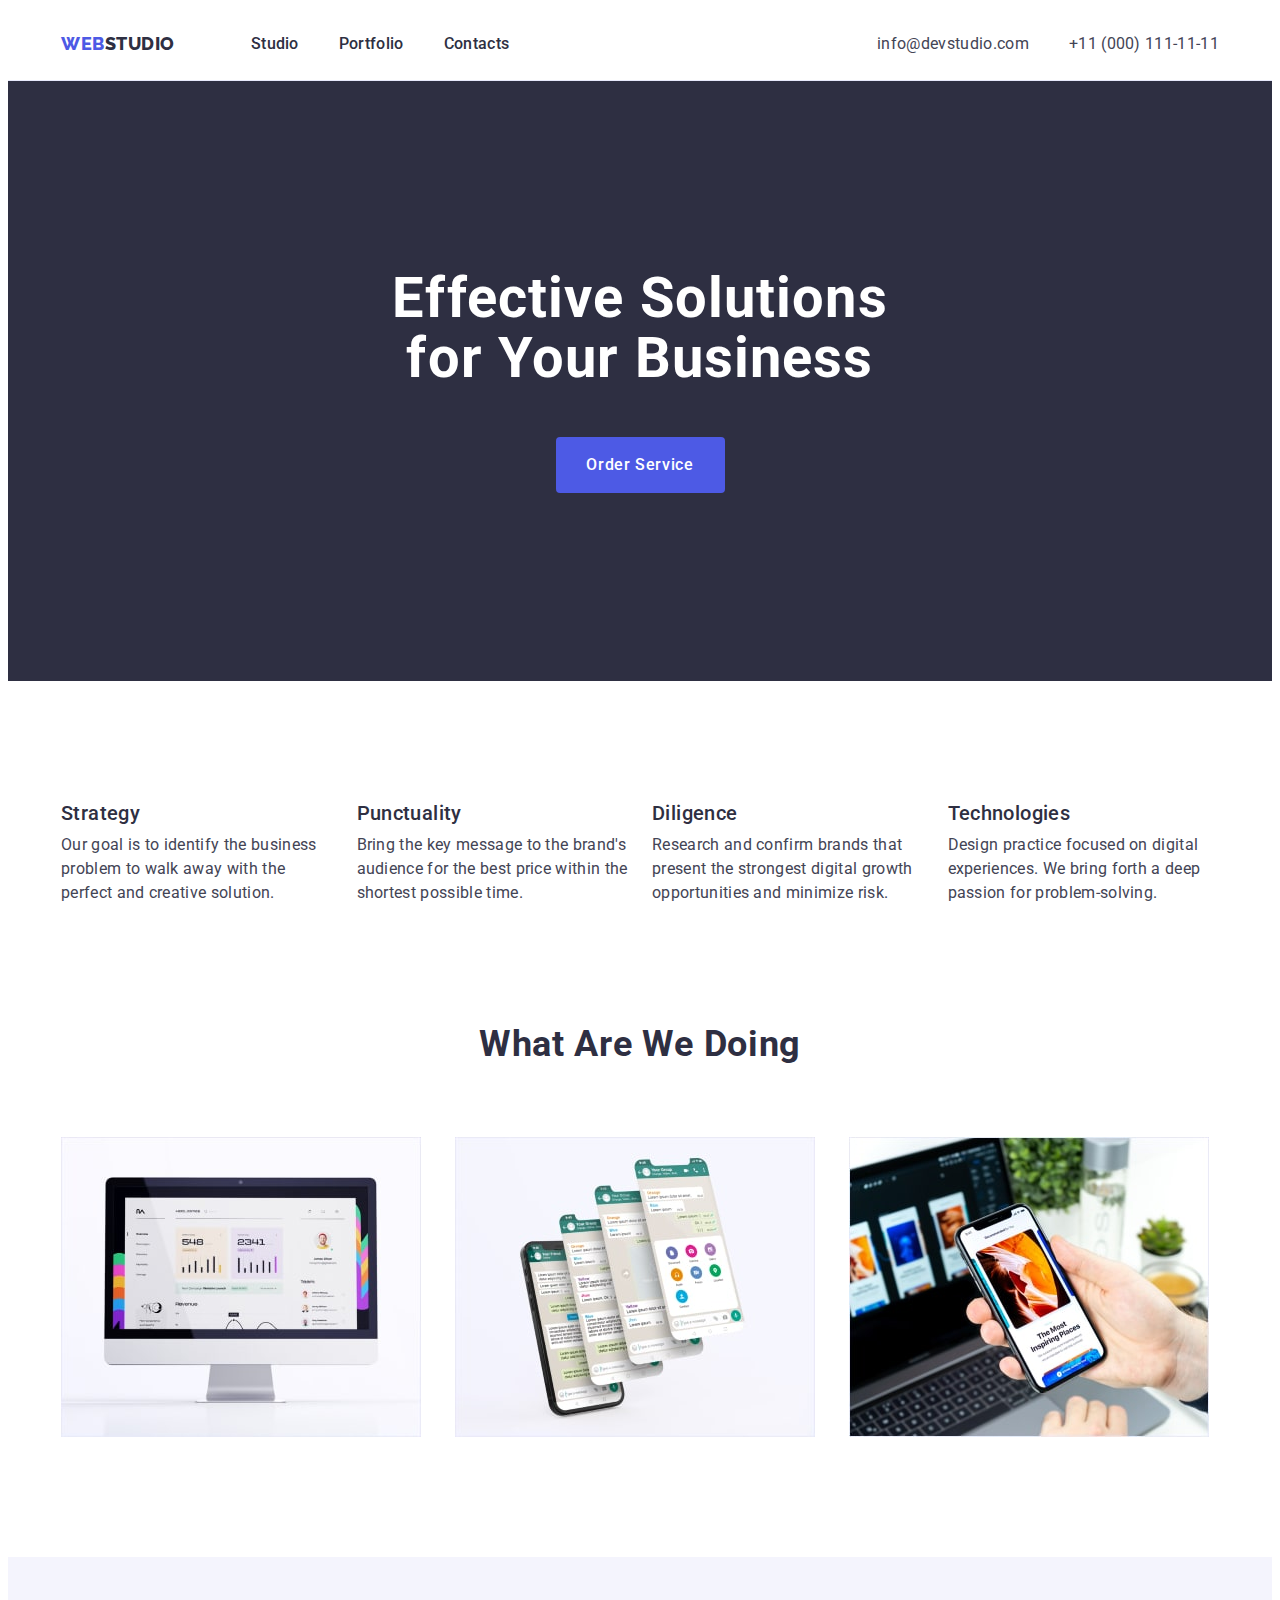
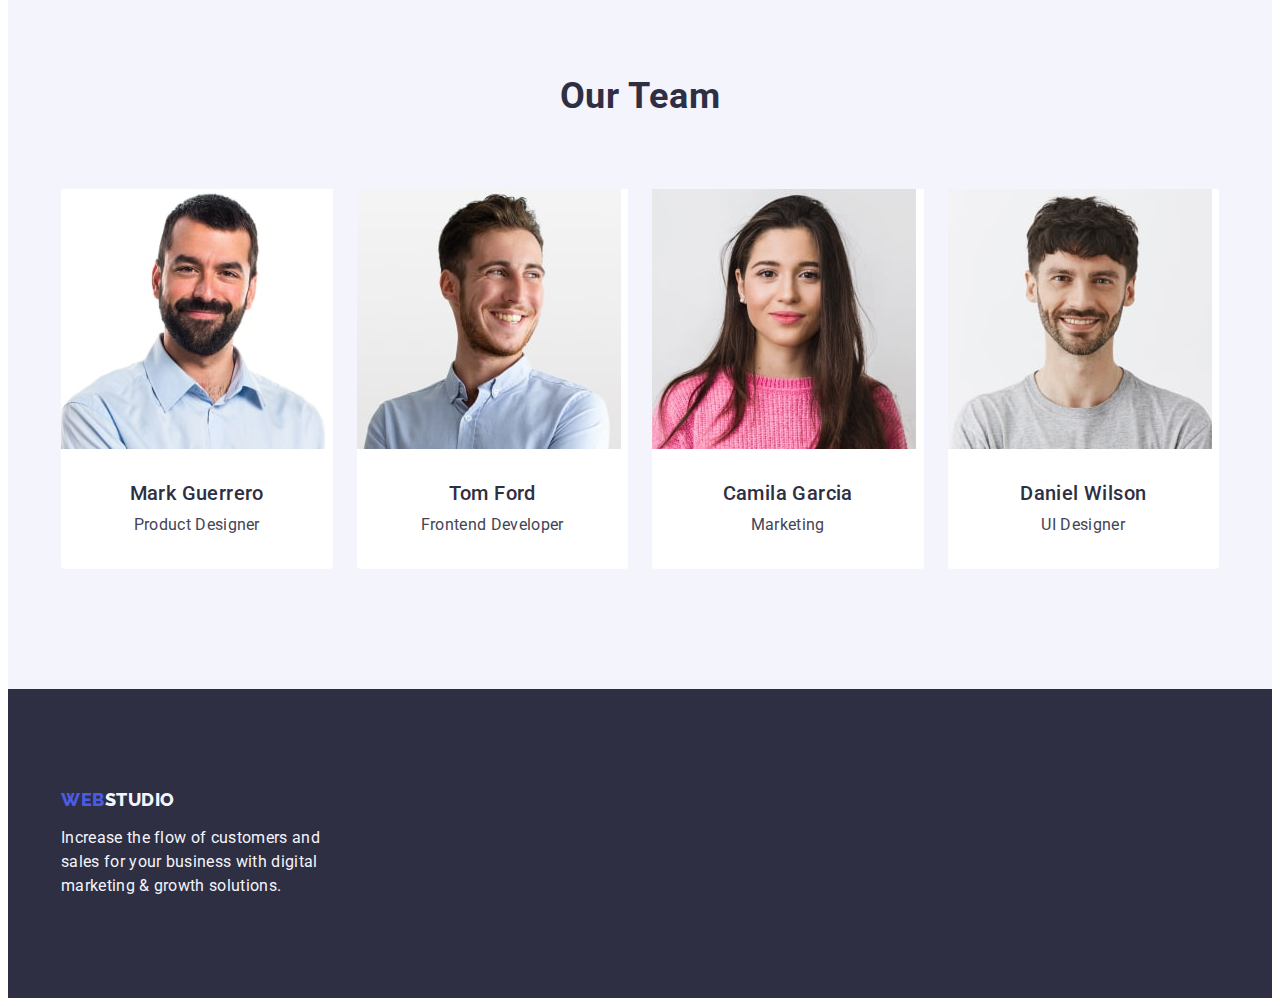
<file: index.html>
<!DOCTYPE html>
<html lang="en">
  <head>
    <meta charset="UTF-8" />
    <meta name="viewport" content="width=device-width, initial-scale=1.0" />
    <title>WebStudio</title>
    <link
      rel="stylesheet"
      href="https://cdnjs.cloudflare.com/ajax/libs/modern-normalize/2.0.0/modern-normalize.min.css"
      integrity="sha512-4xo8blKMVCiXpTaLzQSLSw3KFOVPWhm/TRtuPVc4WG6kUgjH6J03IBuG7JZPkcWMxJ5huwaBpOpnwYElP/m6wg=="
      crossorigin="anonymous"
      referrerpolicy="no-referrer"
    />
    <link rel="stylesheet" href="./css/styles.css" />
    <link rel="preconnect" href="https://fonts.googleapis.com" />
    <link rel="preconnect" href="https://fonts.gstatic.com" crossorigin />
    <link
      href="https://fonts.googleapis.com/css2?family=Raleway:wght@800&family=Roboto:wght@400;500;700;900&display=swap"
      rel="stylesheet"
    />
  </head>
  <body>
    <!-- index-header -->
    <header class="header">
      <div class="header-menu container">
        <nav class="menu">
          <a class="logo" href="./index.html"
            >Web<span class="logo-span">Studio</span></a
          >

          <ul class="menu-list">
            <li>
              <a class="menu-link" href="./index.html">Studio</a>
            </li>
            <li>
              <a class="menu-link" href="./portfolio.html">Portfolio</a>
            </li>
            <li>
              <a class="menu-link" href="">Contacts</a>
            </li>
          </ul>
        </nav>

        <address class="address">
          <ul class="address-list">
            <li>
              <a class="address-link" href="mailto:info@devstudio.com"
                >info@devstudio.com</a
              >
            </li>
            <li>
              <a class="address-link" href="tel:+110001111111"
                >+11 (000) 111-11-11</a
              >
            </li>
          </ul>
        </address>
      </div>
    </header>
    <main>
      <!--index-section1-->
      <section class="hero">
        <div class="container">
          <h1 class="hero-title">Effective Solutions for Your Business</h1>
          <button class="hero-button" type="button">Order Service</button>
        </div>
      </section>
      <!--index-section2-->
      <section class="qualities">
        <div class="container">
          <h2 class="qualities-title visually-hidden">
            Qualities of an employee
          </h2>
          <ul class="qualities-list">
            <li class="qualities-list-item">
              <h3 class="qualities-item-title">Strategy</h3>
              <p class="qualities-item-text">
                Our goal is to identify the business problem to walk away with
                the perfect and creative solution.
              </p>
            </li>
            <li class="qualities-list-item">
              <h3 class="qualities-item-title">Punctuality</h3>
              <p class="qualities-item-text">
                Bring the key message to the brand's audience for the best price
                within the shortest possible time.
              </p>
            </li>
            <li class="qualities-list-item">
              <h3 class="qualities-item-title">Diligence</h3>
              <p class="qualities-item-text">
                Research and confirm brands that present the strongest digital
                growth opportunities and minimize risk.
              </p>
            </li>
            <li class="qualities-list-item">
              <h3 class="qualities-item-title">Technologies</h3>
              <p class="qualities-item-text">
                Design practice focused on digital experiences. We bring forth a
                deep passion for problem-solving.
              </p>
            </li>
          </ul>
        </div>
      </section>
      <!--index-section3-->
      <section class="doing">
        <div class="container">
          <h2 class="doing-title">What are we doing</h2>
          <ul class="doing-list">
            <li class="doing-item">
              <img
                src="./images/doing1.jpg"
                alt="work_on_computer"
                width="360"
              />
            </li>
            <li class="doing-item">
              <img
                src="./images/doing2.jpg"
                alt="chat_on_the_phone"
                width="360"
              />
            </li>
            <li class="doing-item">
              <img
                src="./images/doing3.jpg"
                alt="other_phone_work"
                width="360"
              />
            </li>
          </ul>
        </div>
      </section>
      <!--index-section4-->
      <section class="team">
        <div class="container">
          <h2 class="team-title">Our Team</h2>
          <ul class="team-list">
            <li class="team-item">
              <img
                class="team-item-img"
                src="./images/team1.jpg"
                alt="foto_Mark_Guerrero"
                width="264"
              />
              <div class="team-subitem">
                <h3 class="team-item-title">Mark Guerrero</h3>
                <p class="team-item-text">Product Designer</p>
              </div>
            </li>
            <li class="team-item">
              <img
                class="team-item-img"
                src="./images/team2.jpg"
                alt="foto_Tom_Ford"
                width="264"
              />
              <div class="team-subitem">
                <h3 class="team-item-title">Tom Ford</h3>
                <p class="team-item-text">Frontend Developer</p>
              </div>
            </li>
            <li class="team-item">
              <img
                class="team-item-img"
                src="./images/team3.jpg"
                alt="foto_camila_garcia"
                width="264"
              />
              <div class="team-subitem">
                <h3 class="team-item-title">Camila Garcia</h3>
                <p class="team-item-text">Marketing</p>
              </div>
            </li>
            <li class="team-item">
              <img
                class="team-item-img"
                src="./images/team4.jpg"
                alt="foto_Daniel_Wilson"
                width="264"
              />
              <div class="team-subitem">
                <h3 class="team-item-title">Daniel Wilson</h3>
                <p class="team-item-text">UI Designer</p>
              </div>
            </li>
          </ul>
        </div>
      </section>
    </main>
    <!-- index-footer -->
    <footer class="footer">
      <div class="container">
        <a class="footer-logo" href="./index.html"
          >Web<span class="span">Studio</span></a
        >
        <p class="footer-text">
          Increase the flow of customers and sales for your business with
          digital marketing & growth solutions.
        </p>
      </div>
    </footer>
  </body>
</html>
</file>
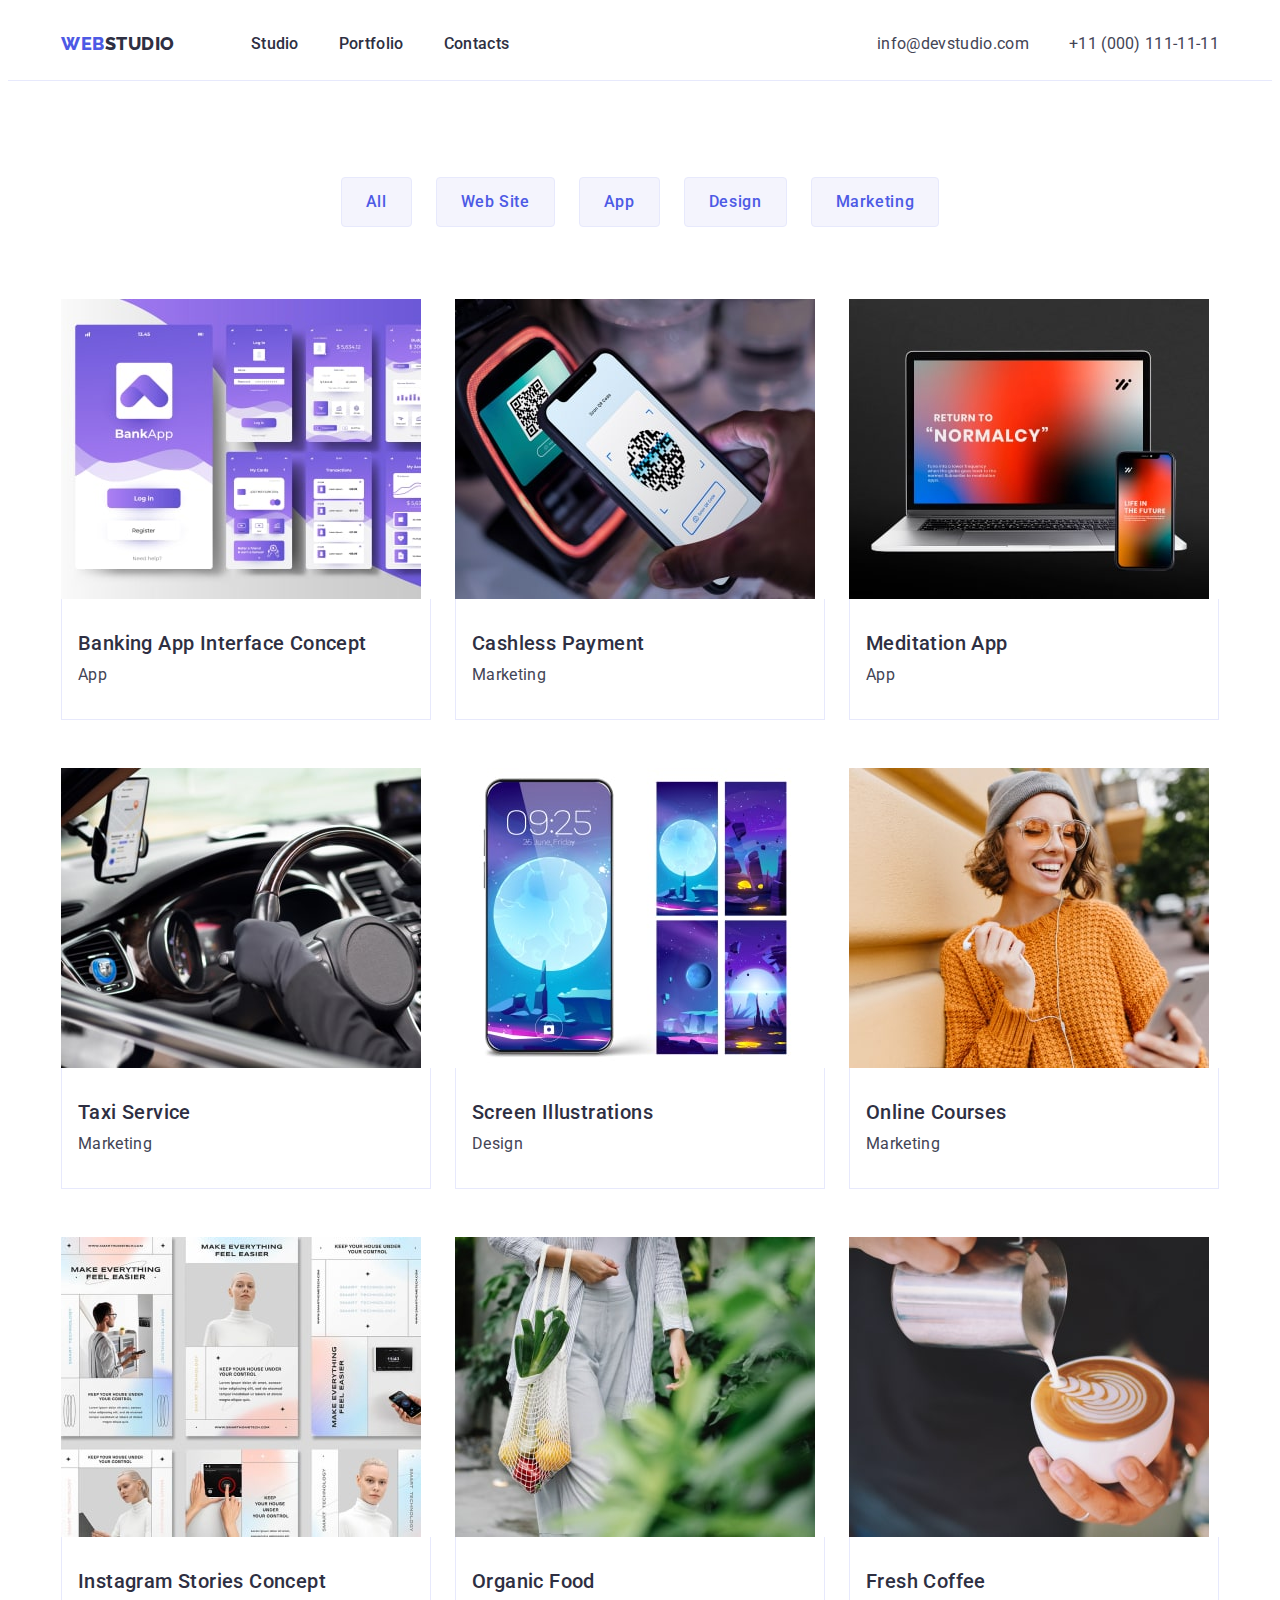
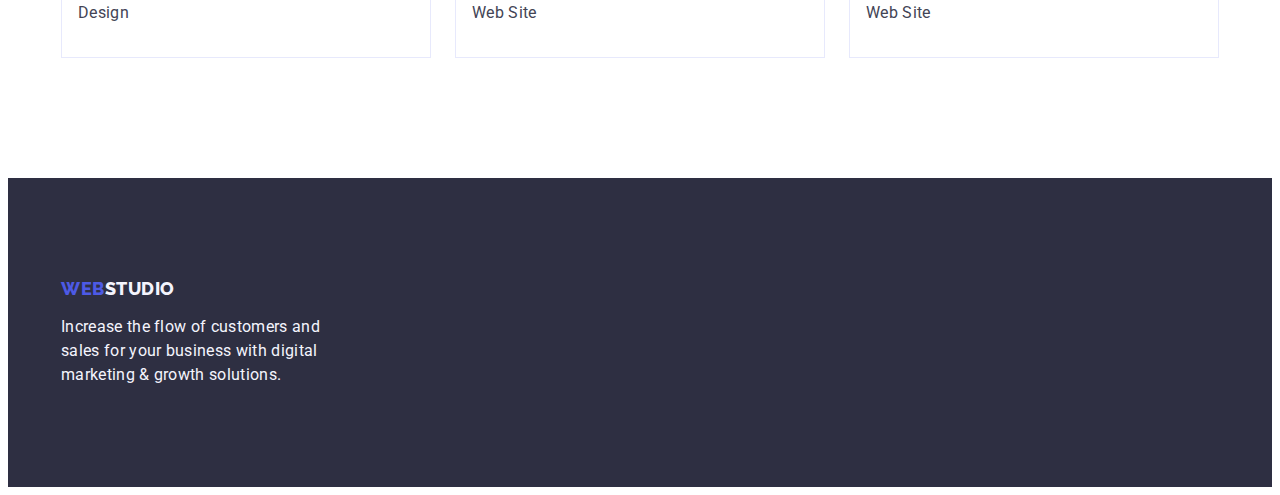
<file: portfolio.html>
<!DOCTYPE html>
<html lang="en">
  <head>
    <meta charset="UTF-8" />
    <meta name="viewport" content="width=device-width, initial-scale=1.0" />
    <title>Portfolio</title>
    <link
      rel="stylesheet"
      href="https://cdnjs.cloudflare.com/ajax/libs/modern-normalize/2.0.0/modern-normalize.min.css"
      integrity="sha512-4xo8blKMVCiXpTaLzQSLSw3KFOVPWhm/TRtuPVc4WG6kUgjH6J03IBuG7JZPkcWMxJ5huwaBpOpnwYElP/m6wg=="
      crossorigin="anonymous"
      referrerpolicy="no-referrer"
    />
    <link rel="stylesheet" href="./css/styles.css" />
    <link rel="preconnect" href="https://fonts.googleapis.com" />
    <link rel="preconnect" href="https://fonts.gstatic.com" crossorigin />
    <link
      href="https://fonts.googleapis.com/css2?family=Raleway:wght@800&family=Roboto:wght@400;500;700;900&display=swap"
      rel="stylesheet"
    />
  </head>
  <body>
    <!-- porfolio-header -->
    <header class="header">
      <div class="header-menu container">
        <nav class="menu">
          <a class="logo" href="./index.html"
            >Web<span class="logo-span">Studio</span></a
          >
          <ul class="menu-list">
            <li>
              <a class="menu-link" href="./index.html">Studio</a>
            </li>
            <li>
              <a class="menu-link" href="./portfolio.html">Portfolio</a>
            </li>
            <li>
              <a class="menu-link" href="">Contacts</a>
            </li>
          </ul>
        </nav>
        <address class="address">
          <ul class="address-list">
            <li>
              <a class="address-link" href="mailto:info@devstudio.com"
                >info@devstudio.com</a
              >
            </li>
            <li>
              <a class="address-link" href="tel:+110001111111"
                >+11 (000) 111-11-11</a
              >
            </li>
          </ul>
        </address>
      </div>
    </header>
    <!-- portfolio-main -->
    <main>
      <section class="direction">
        <div class="container">
          <h1 class="direction-title visually-hidden">Choose Direction</h1>
          <ul class="direction-list-btn">
            <li class="direction-item-btn">
              <button class="direction-button" type="button">All</button>
            </li>
            <li class="direction-item-btn">
              <button class="direction-button" type="button">Web Site</button>
            </li>
            <li class="direction-item-btn">
              <button class="direction-button" type="button">App</button>
            </li>
            <li class="direction-item-btn">
              <button class="direction-button" type="button">Design</button>
            </li>
            <li class="direction-item-btn">
              <button class="direction-button" type="button">Marketing</button>
            </li>
          </ul>
          <ul class="direction-list-img">
            <li class="direction-item-img">
              <a class="direction-item-link" href="">
                <img
                  src="./images/portfolio1.jpg"
                  alt="Banking App"
                  width="360"
                />
                <div class="direction-item-subitem">
                  <h2 class="direction-item-title">
                    Banking App Interface Concept
                  </h2>
                  <p class="direction-item-text">App</p>
                </div>
              </a>
            </li>
            <li class="direction-item-img">
              <a class="direction-item-link" href="">
                <img
                  src="./images/portfolio2.jpg"
                  alt="Cashless Payment"
                  width="360"
                />
                <div class="direction-item-subitem">
                  <h2 class="direction-item-title">Cashless Payment</h2>
                  <p class="direction-item-text">Marketing</p>
                </div>
              </a>
            </li>
            <li class="direction-item-img">
              <a class="direction-item-link" href="">
                <img
                  src="./images/portfolio3.jpg"
                  alt="Meditation App"
                  width="360"
                />
                <div class="direction-item-subitem">
                  <h2 class="direction-item-title">Meditation App</h2>
                  <p class="direction-item-text">App</p>
                </div>
              </a>
            </li>
            <li class="direction-item-img">
              <a class="direction-item-link" href="">
                <img
                  src="./images/portfolio4.jpg"
                  alt="Taxi Service"
                  width="360"
                />
                <div class="direction-item-subitem">
                  <h2 class="direction-item-title">Taxi Service</h2>
                  <p class="direction-item-text">Marketing</p>
                </div>
              </a>
            </li>
            <li class="direction-item-img">
              <a class="direction-item-link" href="">
                <img
                  src="./images/portfolio5.jpg"
                  alt="Screen Illustrations"
                  width="360"
                />
                <div class="direction-item-subitem">
                  <h2 class="direction-item-title">Screen Illustrations</h2>
                  <p class="direction-item-text">Design</p>
                </div>
              </a>
            </li>
            <li class="direction-item-img">
              <a class="direction-item-link" href="">
                <img
                  src="./images/portfolio6.jpg"
                  alt="Online Courses"
                  width="360"
                />
                <div class="direction-item-subitem">
                  <h2 class="direction-item-title">Online Courses</h2>
                  <p class="direction-item-text">Marketing</p>
                </div>
              </a>
            </li>
            <li class="direction-item-img">
              <a class="direction-item-link" href="">
                <img
                  src="./images/portfolio7.jpg"
                  alt="Instagram Stories"
                  width="360"
                />
                <div class="direction-item-subitem">
                  <h2 class="direction-item-title">
                    Instagram Stories Concept
                  </h2>
                  <p class="direction-item-text">Design</p>
                </div>
              </a>
            </li>
            <li class="direction-item-img">
              <a class="direction-item-link" href="">
                <img
                  src="./images/portfolio8.jpg"
                  alt="Organic Food"
                  width="360"
                />
                <div class="direction-item-subitem">
                  <h2 class="direction-item-title">Organic Food</h2>
                  <p class="direction-item-text">Web Site</p>
                </div>
              </a>
            </li>
            <li class="direction-item-img">
              <a class="direction-item-link" href="">
                <img
                  src="./images/portfolio9.jpg"
                  alt="Fresh Coffee"
                  width="360"
                />
                <div class="direction-item-subitem">
                  <h2 class="direction-item-title">Fresh Coffee</h2>
                  <p class="direction-item-text">Web Site</p>
                </div>
              </a>
            </li>
          </ul>
        </div>
      </section>
    </main>
    <!-- portfolio-footer -->
    <footer class="footer">
      <div class="container">
        <a class="footer-logo" href="./index.html"
          >Web<span class="span">Studio</span></a
        >
        <p class="footer-text">
          Increase the flow of customers and sales for your business with
          digital marketing & growth solutions.
        </p>
      </div>
    </footer>
  </body>
</html>
</file>
<file: css/styles.css>
:root {
  --iris: #4d5ae5;
  --navyblue: #2e2f42;
  --slate: #434455;
  --white: #fff;
  --navyblue: #2e2f42;
  --cloud: #f4f4fd;
  --ocean: #404bbf;
  --cornflower: #e7e9fc;
}
body {
  font-family: "Roboto", sans-serif;
  background: var(--white);
  color: var(--slate);
}
h1,
h2,
h3,
h4,
h5,
h6 {
  margin: 0;
}
p {
  margin: 0;
}
ul {
  list-style-type: none;
  padding: 0;
  margin: 0;
}
/* =============================header=============================== */
header {
  border-bottom: 1px solid #e7e9fc;
}
.header-menu {
  display: flex;
  gap: 40px;
  justify-content: space-between;
}
.container {
  width: 1158px;
  margin: 0 auto;
  padding: 0 15px;
}
img {
  display: block;
}
.logo {
  color: var(--iris, #4d5ae5);
  font-family: "Raleway", sans-serif;
  font-size: 18px;
  font-style: normal;
  font-weight: 800;
  line-height: 1.17;
  letter-spacing: 0.03em;
  text-transform: uppercase;
  text-decoration: none;
  margin-right: 76px;
}
.logo-span {
  color: var(--navyblue, #2e2f42);
}

.menu {
  display: flex;
  align-items: center;
}
.menu-list {
  display: flex;
  gap: 40px;
}
.menu-link {
  color: var(--navyblue, #2e2f42);
  font-family: Roboto;
  font-size: 16px;
  font-style: normal;
  font-weight: 500;
  line-height: 1.5;
  letter-spacing: 0.02em;
  list-style: none;
  text-decoration: none;
  padding: 24px 0;
  display: block;
}
.menu-link:hover {
  color: var(--ocean, #404bbf);
}
.menu-link:focus {
  color: var(--ocean, #404bbf);
}
.address-list {
  display: flex;
  gap: 40px;
}
.address-link {
  color: var(--slate, #434455);
  font-family: Roboto;
  font-size: 16px;
  font-style: normal;
  font-weight: 400;
  line-height: 1.5;
  letter-spacing: 0.02em;
  text-decoration: none;
  padding: 24px 0;
  display: block;
}
.address-link:hover {
  color: var(--ocean, #404bbf);
}
.address-link:focus {
  color: var(--ocean, #404bbf);
}

/* ==============================index-section1========================== */
.hero {
  background: var(--navyblue);
  padding: 188px 0;
}
.hero-title {
  color: var(--white, #fff);
  font-family: Roboto;
  font-size: 56px;
  font-style: normal;
  font-weight: 700;
  line-height: 1.07;
  letter-spacing: 0.02em;
  max-width: 496px;
  text-align: center;
  padding-bottom: 48px;
  margin: auto;
}
.hero-button {
  background-color: var(--iris, #4d5ae5);
  color: var(--white, #fff);
  font-family: "Roboto", sans-serif;
  font-size: 16px;
  font-style: normal;
  font-weight: 500;
  line-height: 1.5;
  letter-spacing: 0.04em;
  cursor: pointer;
  min-width: 169px;
  height: 56px;
  border: none;
  border-radius: 4px;
  display: block;
  margin: auto;
}
.hero-button:hover {
  background: var(--ocean, #404bbf);
}
.hero-button:focus {
  background: var(--ocean, #404bbf);
}

/* ===========================index-section2======================== */
.qualities {
  padding: 120px 0;
}
.qualities-title {
  color: var(--navyblue, #2e2f42);
  font-family: Roboto;
  font-size: 36px;
  font-style: normal;
  font-weight: 700;
  line-height: 40px;
  letter-spacing: 0.72px;
  text-transform: capitalize;
}
.qualities-list {
  display: flex;
  gap: 24px;
}
.qualities-list-item {
  width: calc((100% - 72px) / 4);
}
.qualities-item-title {
  color: var(--navyblue);
  font-family: Roboto;
  font-size: 20px;
  font-style: normal;
  font-weight: 500;
  line-height: 24px;
  letter-spacing: 0.4px;
  margin-bottom: 8px;
}
.qualities-item-text {
  color: var(--slate, #434455);
  font-size: 16px;
  line-height: 1.5;
  letter-spacing: 0.02em;
}
/* ============================index-section3=========================== */
.doing {
  padding-bottom: 120px;
}
.doing-title {
  color: var(--navyblue, #2e2f42);
  font-family: Roboto;
  font-size: 36px;
  font-style: normal;
  text-align: center;
  font-weight: 700;
  line-height: 1.11;
  letter-spacing: 0.02em;
  text-transform: capitalize;
  margin-bottom: 72px;
}
.doing-list {
  list-style: none;
  display: flex;
  gap: 24px;
}
.doing-item {
  width: calc((100% - 48px) / 3);
}
.visually-hidden {
  position: absolute;
  width: 1px;
  height: 1px;
  margin: -1px;
  border: 0;
  padding: 0;
  white-space: nowrap;
  clip-path: inset(100%);
  clip: rect(0 0 0 0);
  overflow: hidden;
}
/* ===========================index-section4============================ */
.team {
  background: var(--cloud, #f4f4fd);
  padding: 120px 0;
}

.team-title {
  color: var(--navyblue, #2e2f42);
  font-family: Roboto;
  font-size: 36px;
  font-style: normal;
  text-align: center;
  font-weight: 700;
  line-height: 1.11;
  letter-spacing: 0.02em;
  text-transform: capitalize;
  margin-bottom: 72px;
}
.team-list {
  display: flex;
  gap: 24px;
}
.team-item {
  background-color: #ffffff;
  width: calc((100% - 72px) / 4);
  border-radius: 0px 0px 4px 4px;
}
.team-item-title {
  color: var(--navyblue);
  font-family: Roboto;
  font-size: 20px;
  font-style: normal;
  font-weight: 500;
  line-height: 24px;
  letter-spacing: 0.4px;
  text-align: center;
  margin-bottom: 8px;
}
.team-item-text {
  color: var(--slate, #434455);
  font-size: 16px;
  line-height: 1.5;
  letter-spacing: 0.02em;
  text-align: center;
}
.team-subitem {
  padding: 32px 16px;
}
/* =================================portfolio============================ */

.direction {
  padding-top: 96px;
  padding-bottom: 120px;
}

.direction-list-btn {
  list-style: none;
  display: flex;
  justify-content: center;
  gap: 24px;
  margin-bottom: 72px;
}
.direction-button {
  background: var(--cloud, #f4f4fd);
  color: var(--iris, #4d5ae5);
  font-family: "Roboto", sans-serif;
  font-size: 16px;
  font-style: normal;
  font-weight: 500;
  line-height: 1.5;
  letter-spacing: 0.04em;
  cursor: pointer;
  padding: 12px 24px;
  border: 1px solid #e7e9fc;
  border-radius: 4px;
}
.direction-button:hover {
  background: var(--ocean, #404bbf);
  color: var(--white, #fff);

  border: 1px solid transparent;
}
.direction-button:focus {
  background: var(--ocean, #404bbf);
  color: var(--white, #fff);

  border: 1px solid transparent;
}
.direction-list-img {
  display: flex;
  flex-wrap: wrap;
  column-gap: 24px;
  row-gap: 48px;
}
.direction-item-img {
  width: calc((100% - 48px) / 3);
}
.direction-item-link {
  text-decoration: none;
  list-style: none;
  background: var(--white);
}
.direction-item-title {
  color: var(--navyblue, #2e2f42);
  font-family: Roboto;
  font-size: 20px;
  font-style: normal;
  font-weight: 500;
  line-height: 1.2;
  letter-spacing: 0.02em;
  text-transform: capitalize;
  margin-bottom: 8px;
}
.direction-item-text {
  color: var(--slate, #434455);
  font-size: 16px;
  line-height: 1.5;
  letter-spacing: 0.02em;
}
.direction-item-subitem {
  padding: 32px 16px;
  border: 1px solid #e7e9fc;
  border-top: none;
}
/* ==================================footer=============================== */
.footer {
  background: var(--navyblue);
  padding: 100px 0;
}
.footer-logo {
  color: var(--iris, #4d5ae5);
  font-family: "Raleway", sans-serif;
  font-size: 18px;
  font-style: normal;
  font-weight: 800;
  line-height: 1.17;
  letter-spacing: 0.03em;
  text-transform: uppercase;
  text-decoration: none;
  display: inline-block;
  margin-bottom: 16px;
}
.footer-logo .span {
  color: #f4f4fd;
}
.footer-text {
  color: var(--cloud);
  line-height: 1.5;
  letter-spacing: 0.02em;
  max-width: 264px;
}
</file>
